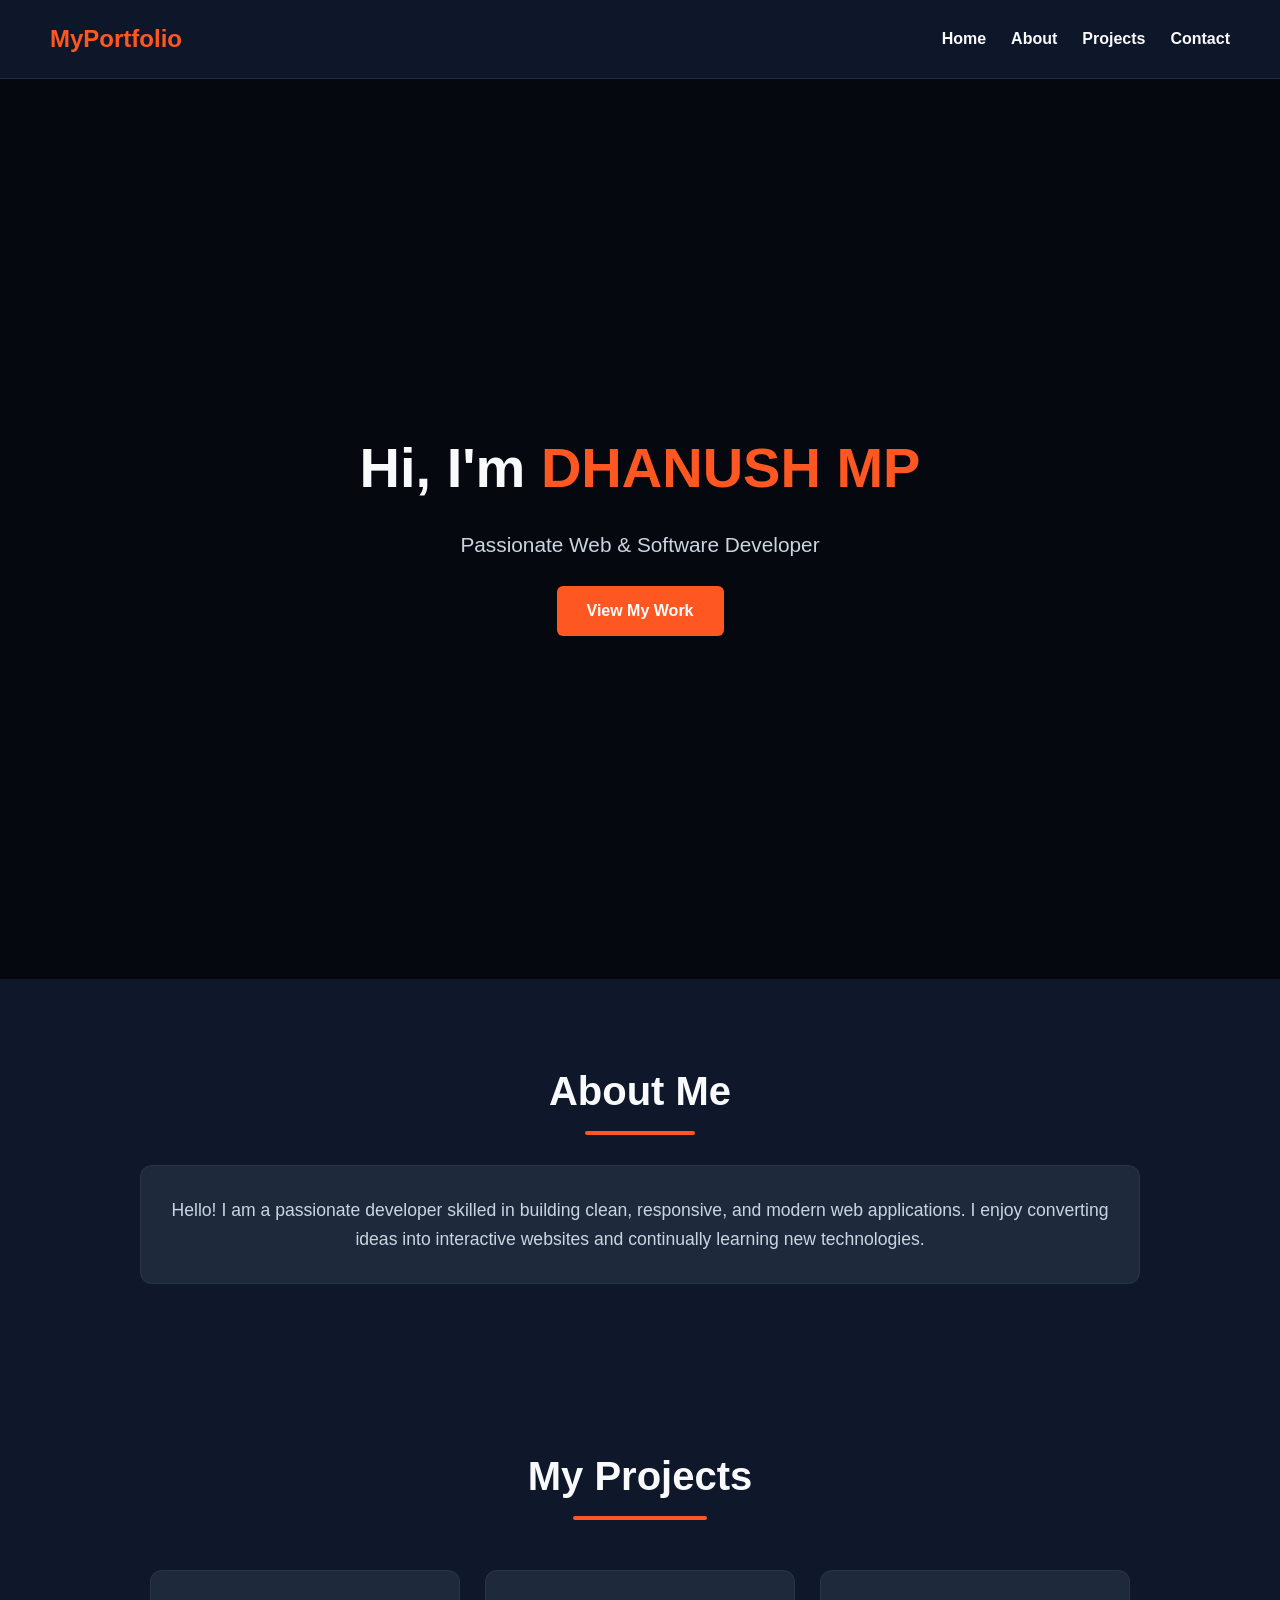
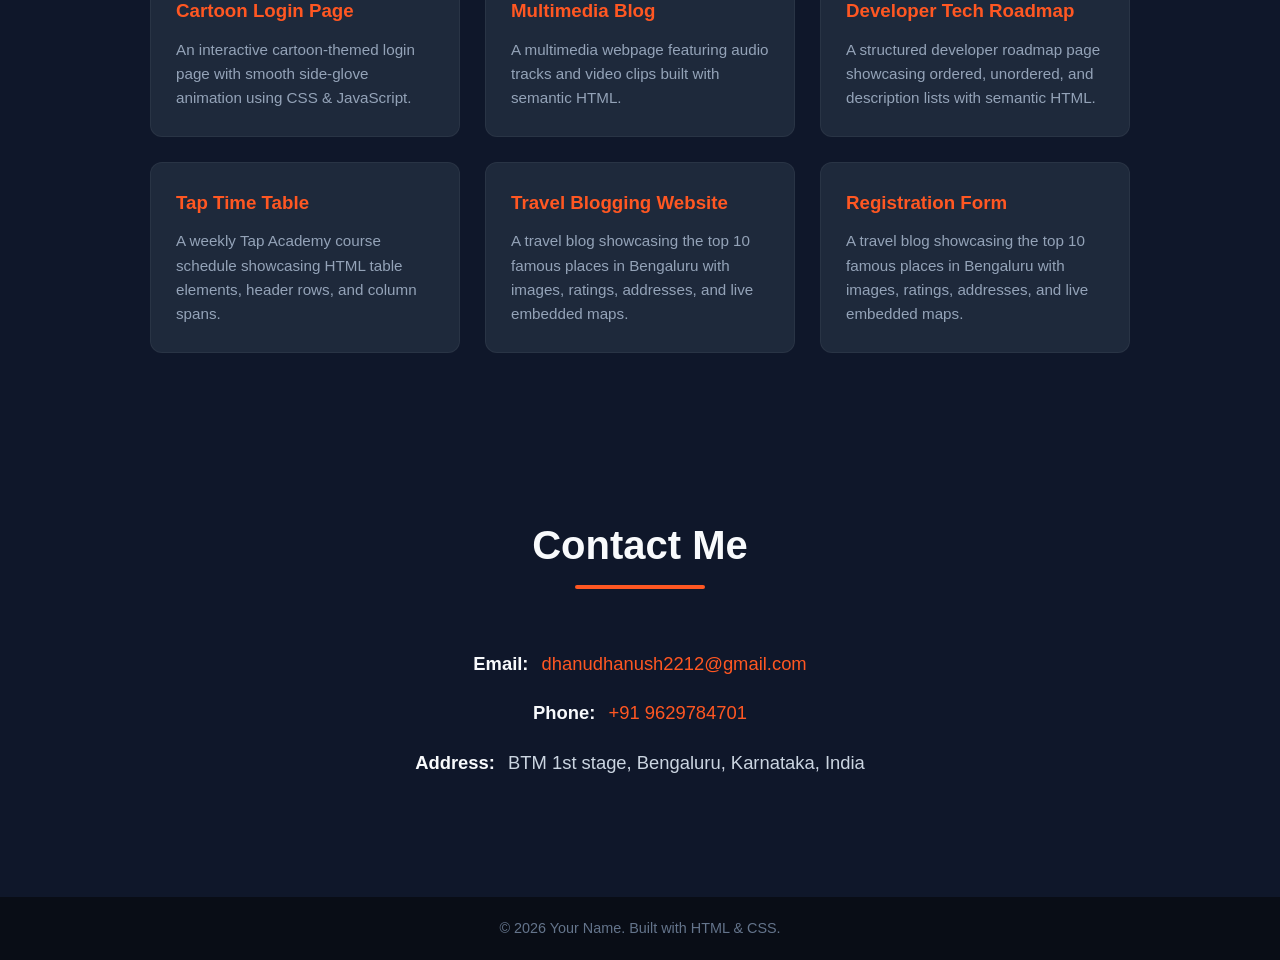
<file: index.html>
<!DOCTYPE html>
<html lang="en">
  <head>
    <meta charset="UTF-8" />
    <meta name="viewport" content="width=device-width, initial-scale=1.0" />
    <title>My Portfolio</title>
    <link rel="icon" href="./statistic.png" />
    <link rel="stylesheet" href="./style.css" />
  </head>
  <body>
    <!-- Navigation Bar -->
    <nav>
      <div class="logo">MyPortfolio</div>
      <ul class="nav-links">
        <li><a href="#home">Home</a></li>
        <li><a href="#about">About</a></li>
        <li><a href="#projects">Projects</a></li>
        <li><a href="#contact">Contact</a></li>
      </ul>
    </nav>

    <!-- Home Section with Video Background -->
    <header id="home">
      <!-- Local Video Tag -->
      <video autoplay muted loop playsinline class="hero-video">
        <!-- Inga bg-video.mp4 nu irukurdhu badhila unga local video file name-a podunga -->
        <source src="./amimation.mp4" type="video/mp4" />
        Your browser does not support the video tag.
      </video>

      <!-- Dark Overlay (Text Clear-a theriya) -->
      <div class="hero-overlay"></div>

      <!-- Hero Content -->
      <div class="hero-content">
        <h1>Hi, I'm <span class="highlight">DHANUSH MP</span></h1>
        <p>Passionate Web & Software Developer</p>
        <a href="#projects" class="btn">View My Work</a>
      </div>
    </header>

    <!-- About Section -->
    <section id="about">
      <h2>About Me</h2>
      <div class="about-container">
        <p>
          Hello! I am a passionate developer skilled in building clean,
          responsive, and modern web applications. I enjoy converting ideas into
          interactive websites and continually learning new technologies.
        </p>
      </div>
    </section>

    <!-- Projects Section -->
    <section id="projects">
      <h2>My Projects</h2>
      <div class="project-grid">
        <a href="./project1/project1.html">
          <div class="card">
            <h3>Cartoon Login Page</h3>
            <p>
              An interactive cartoon-themed login page with smooth side-glove
              animation using CSS & JavaScript.
            </p>
          </div>
        </a>
        <a href="./multimediablog/blog.html">
          <div class="card">
            <h3>Multimedia Blog</h3>
            <p>
              A multimedia webpage featuring audio tracks and video clips built
              with semantic HTML.
            </p>
          </div>
        </a>
        <a href="./list_project/roadmap.html">
          <div class="card">
            <h3>Developer Tech Roadmap</h3>
            <p>
              A structured developer roadmap page showcasing ordered, unordered,
              and description lists with semantic HTML.
            </p>
          </div>
        </a>
        <a href="./table_project/timetable.html">
          <div class="card">
            <h3>Tap Time Table</h3>
            <p>
              A weekly Tap Academy course schedule showcasing HTML table
              elements, header rows, and column spans.
            </p>
          </div>
        </a>
        <a href="./travel_website/travel.html">
          <div class="card">
            <h3>Travel Blogging Website</h3>
            <p>
              A travel blog showcasing the top 10 famous places in Bengaluru
              with images, ratings, addresses, and live embedded maps.
            </p>
          </div>
        </a>
        <a href="./registration_form/registration page.html">
          <div class="card">
            <h3>Registration Form</h3>
            <p>
              A travel blog showcasing the top 10 famous places in Bengaluru
              with images, ratings, addresses, and live embedded maps.
            </p>
          </div>
        </a>
      </div>
    </section>

    <!-- Contact Section with Semantic HTML Tags -->
    <section id="contact">
      <h2>Contact Me</h2>

      <!-- <address> tag is the proper semantic tag for contact information -->
      <address class="contact-details">
        <!-- Email Link -->
        <div class="contact-item">
          <strong>Email:</strong>
          <a href="mailto:dhanudhanush2212@gmail.com"
            >dhanudhanush2212@gmail.com</a
          >
        </div>

        <!-- Phone Link -->
        <div class="contact-item">
          <strong>Phone:</strong>
          <a href="tel:9629784701">+91 9629784701</a>
        </div>

        <!-- Location / Address -->
        <div class="contact-item">
          <strong>Address:</strong>
          <p>BTM 1st stage, Bengaluru, Karnataka, India</p>
        </div>
      </address>
    </section>

    <!-- Footer -->
    <footer>
      <p>© 2026 Your Name. Built with HTML & CSS.</p>
    </footer>
  </body>
</html>
</file>
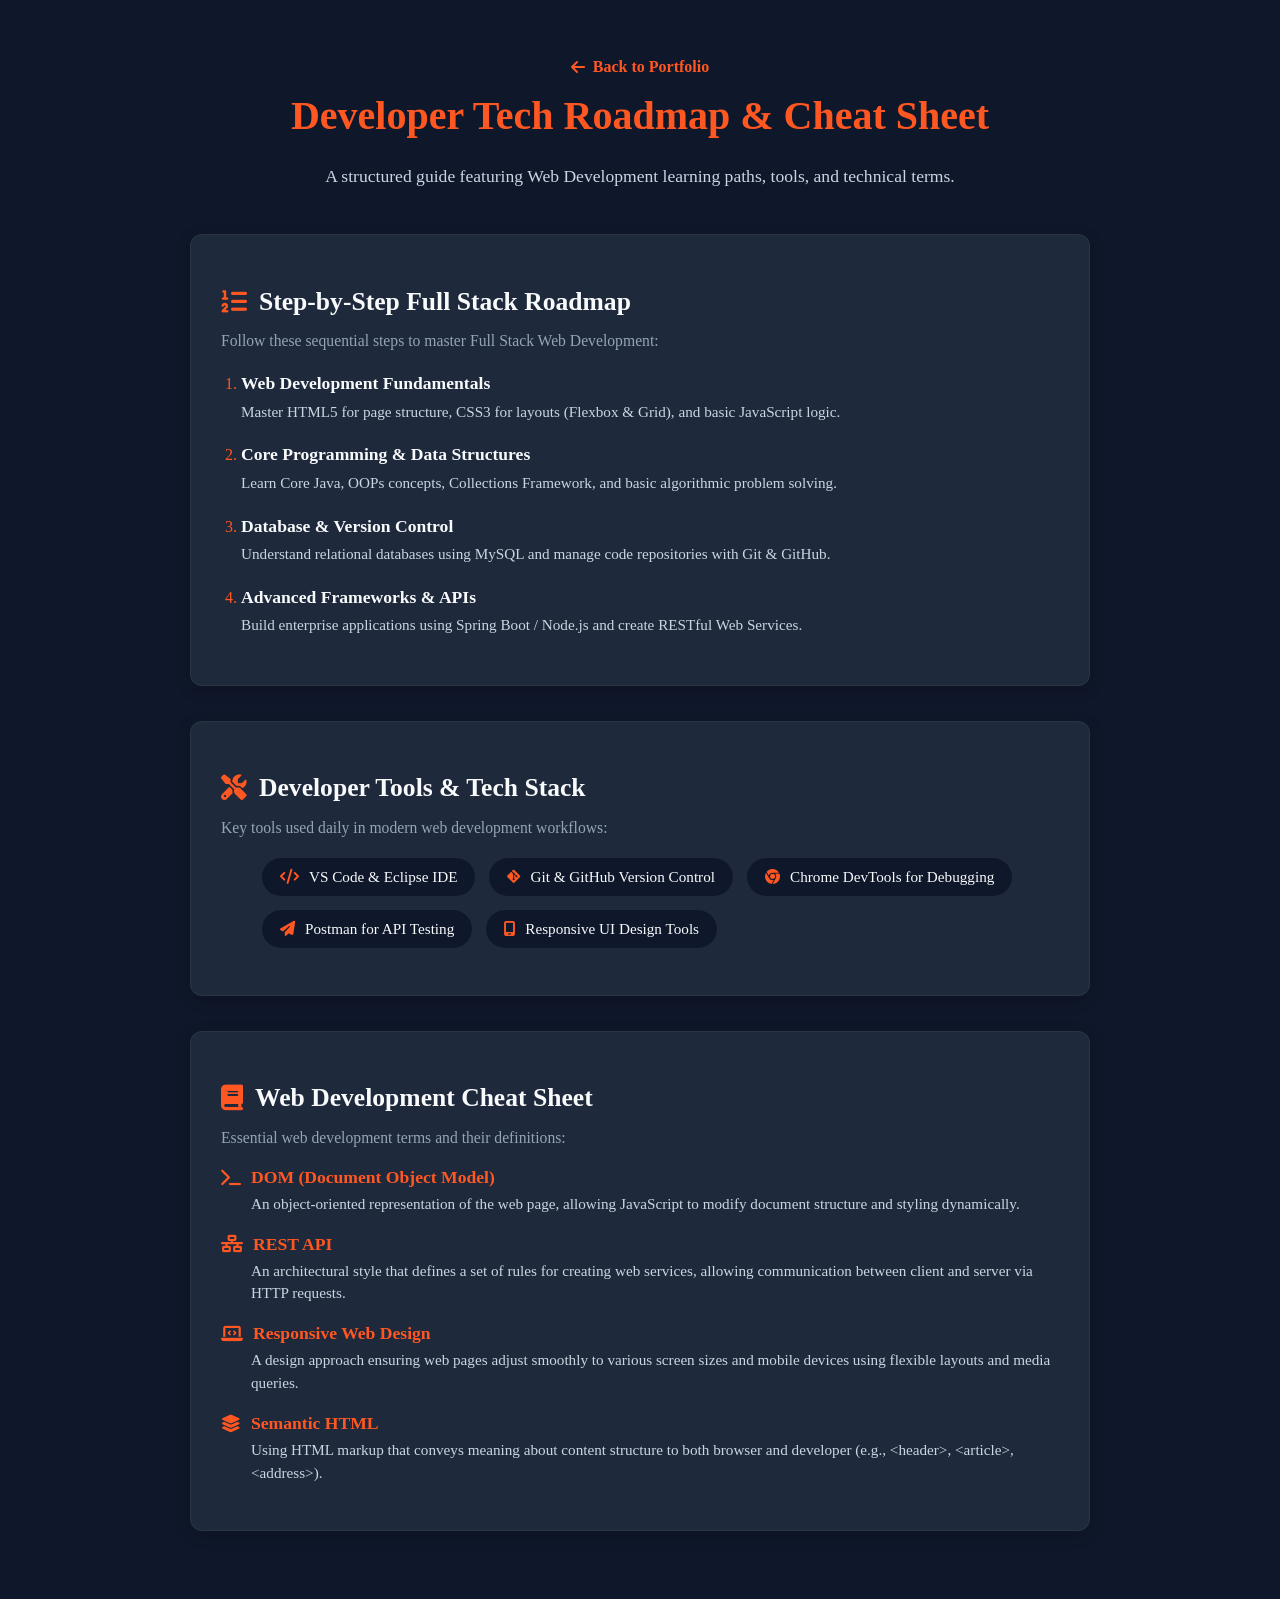
<file: list_project/roadmap.html>
<!DOCTYPE html>
<html lang="en">
  <head>
    <meta charset="UTF-8" />
    <meta name="viewport" content="width=device-width, initial-scale=1.0" />
    <title>Developer Tech Roadmap & Cheat Sheet</title>
    <link rel="stylesheet" href="./style.css" />
    <!-- Font Awesome Icons Link -->
    <link
      rel="stylesheet"
      href="https://cdnjs.cloudflare.com/ajax/libs/font-awesome/6.5.1/css/all.min.css"
    />
    <link rel="icon" href="./roadmap.png" />
  </head>
  <body>
    <!-- Header Section -->
    <header class="roadmap-header">
      <a href="../index.html" class="back-link"
        ><i class="fa-solid fa-arrow-left"></i> Back to Portfolio</a
      >
      <h1>Developer Tech Roadmap & Cheat Sheet</h1>
      <p>
        A structured guide featuring Web Development learning paths, tools, and
        technical terms.
      </p>
    </header>

    <main class="roadmap-container">
      <!-- 1. ORDERED LIST (<ol>) - Step-by-Step Roadmap -->
      <section class="roadmap-card">
        <h2>
          <i class="fa-solid fa-list-ol"></i> Step-by-Step Full Stack Roadmap
        </h2>
        <p class="section-desc">
          Follow these sequential steps to master Full Stack Web Development:
        </p>

        <ol class="roadmap-list">
          <li>
            <strong>Web Development Fundamentals</strong>
            <p>
              Master HTML5 for page structure, CSS3 for layouts (Flexbox &
              Grid), and basic JavaScript logic.
            </p>
          </li>
          <li>
            <strong>Core Programming & Data Structures</strong>
            <p>
              Learn Core Java, OOPs concepts, Collections Framework, and basic
              algorithmic problem solving.
            </p>
          </li>
          <li>
            <strong>Database & Version Control</strong>
            <p>
              Understand relational databases using MySQL and manage code
              repositories with Git & GitHub.
            </p>
          </li>
          <li>
            <strong>Advanced Frameworks & APIs</strong>
            <p>
              Build enterprise applications using Spring Boot / Node.js and
              create RESTful Web Services.
            </p>
          </li>
        </ol>
      </section>

      <!-- 2. UNORDERED LIST (<ul>) - Tools & Technologies -->
      <section class="roadmap-card">
        <h2>
          <i class="fa-solid fa-screwdriver-wrench"></i> Developer Tools & Tech
          Stack
        </h2>
        <p class="section-desc">
          Key tools used daily in modern web development workflows:
        </p>

        <ul class="tools-list">
          <li><i class="fa-solid fa-code"></i> VS Code & Eclipse IDE</li>
          <li>
            <i class="fa-brands fa-git-alt"></i> Git & GitHub Version Control
          </li>
          <li>
            <i class="fa-brands fa-chrome"></i> Chrome DevTools for Debugging
          </li>
          <li>
            <i class="fa-solid fa-paper-plane"></i> Postman for API Testing
          </li>
          <li>
            <i class="fa-solid fa-mobile-screen"></i> Responsive UI Design Tools
          </li>
        </ul>
      </section>

      <!-- 3. DESCRIPTION LIST (<dl>) - Technical Terms Cheat Sheet -->
      <section class="roadmap-card">
        <h2><i class="fa-solid fa-book"></i> Web Development Cheat Sheet</h2>
        <p class="section-desc">
          Essential web development terms and their definitions:
        </p>

        <dl class="cheat-sheet-list">
          <dt>
            <i class="fa-solid fa-terminal"></i> DOM (Document Object Model)
          </dt>
          <dd>
            An object-oriented representation of the web page, allowing
            JavaScript to modify document structure and styling dynamically.
          </dd>

          <dt><i class="fa-solid fa-network-wired"></i> REST API</dt>
          <dd>
            An architectural style that defines a set of rules for creating web
            services, allowing communication between client and server via HTTP
            requests.
          </dd>

          <dt><i class="fa-solid fa-laptop-code"></i> Responsive Web Design</dt>
          <dd>
            A design approach ensuring web pages adjust smoothly to various
            screen sizes and mobile devices using flexible layouts and media
            queries.
          </dd>

          <dt><i class="fa-solid fa-layer-group"></i> Semantic HTML</dt>
          <dd>
            Using HTML markup that conveys meaning about content structure to
            both browser and developer (e.g., &lt;header&gt;, &lt;article&gt;,
            &lt;address&gt;).
          </dd>
        </dl>
      </section>
    </main>
  </body>
</html>
</file>
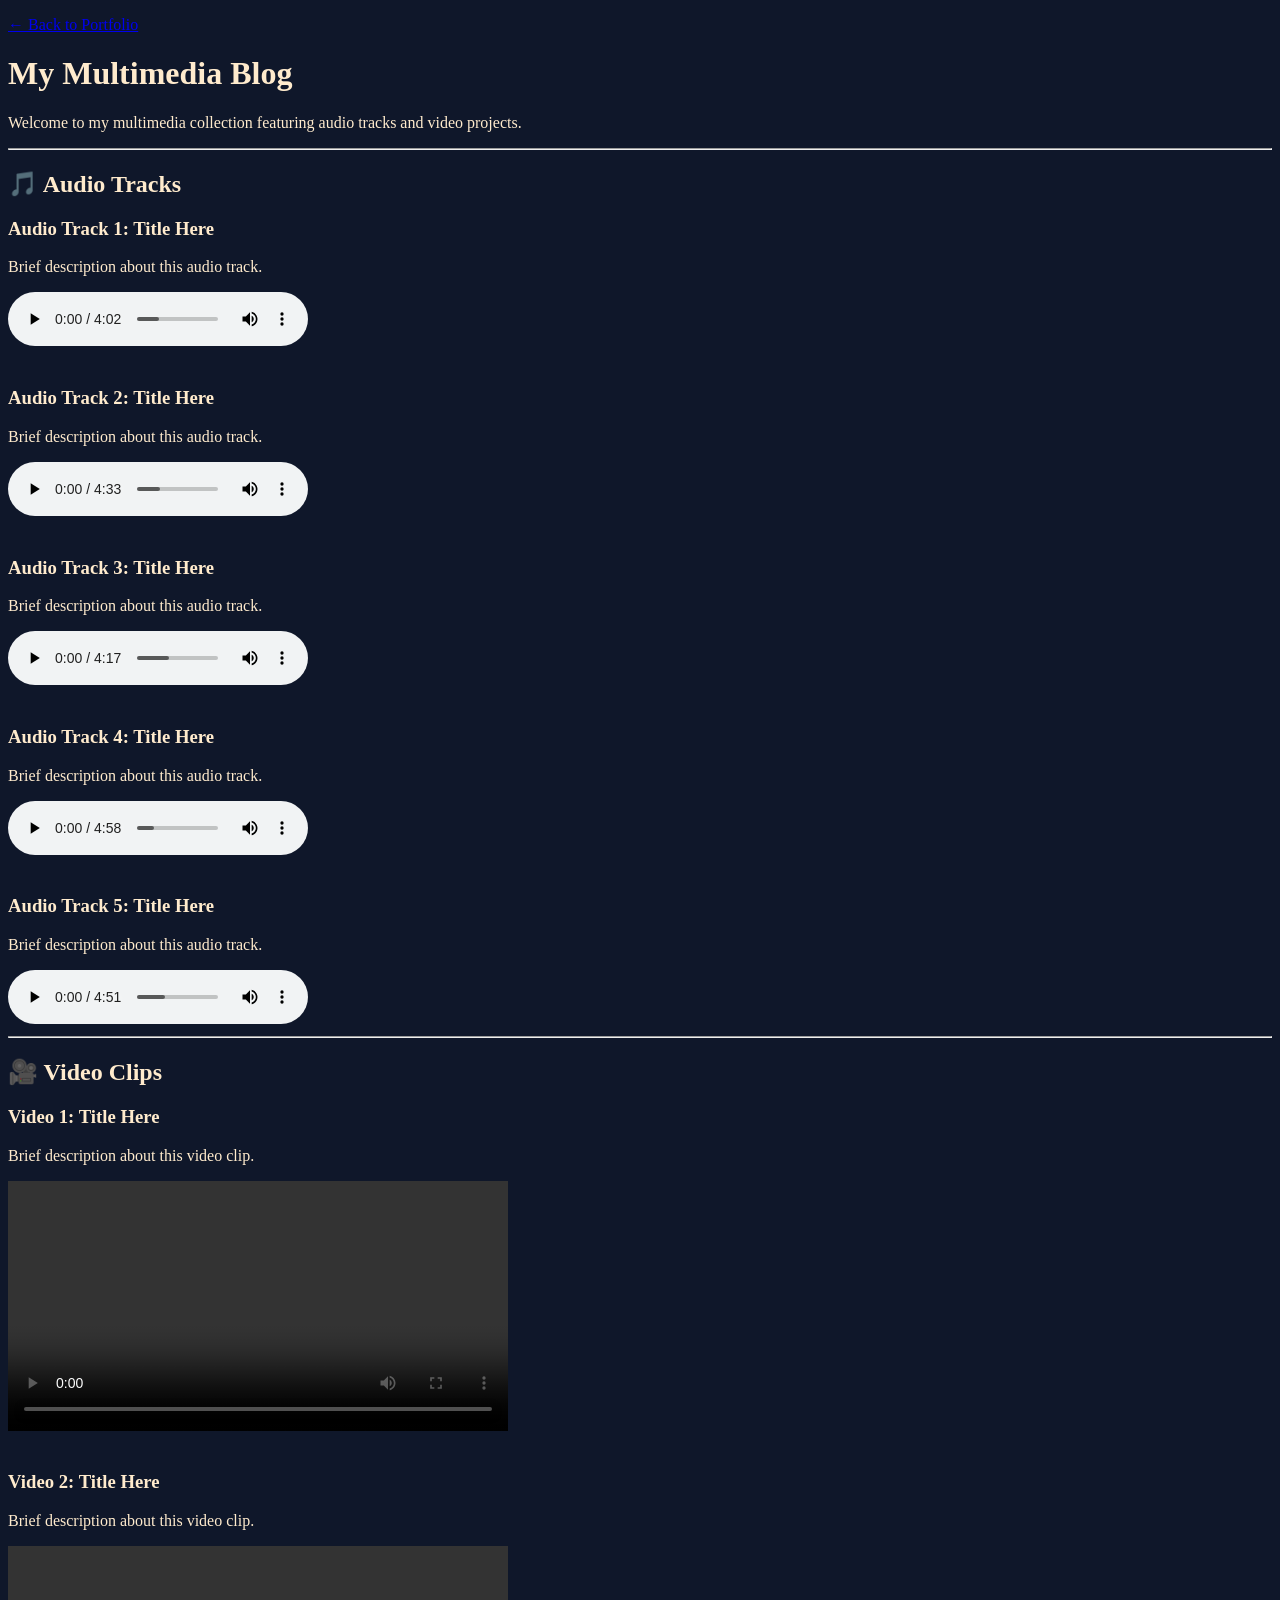
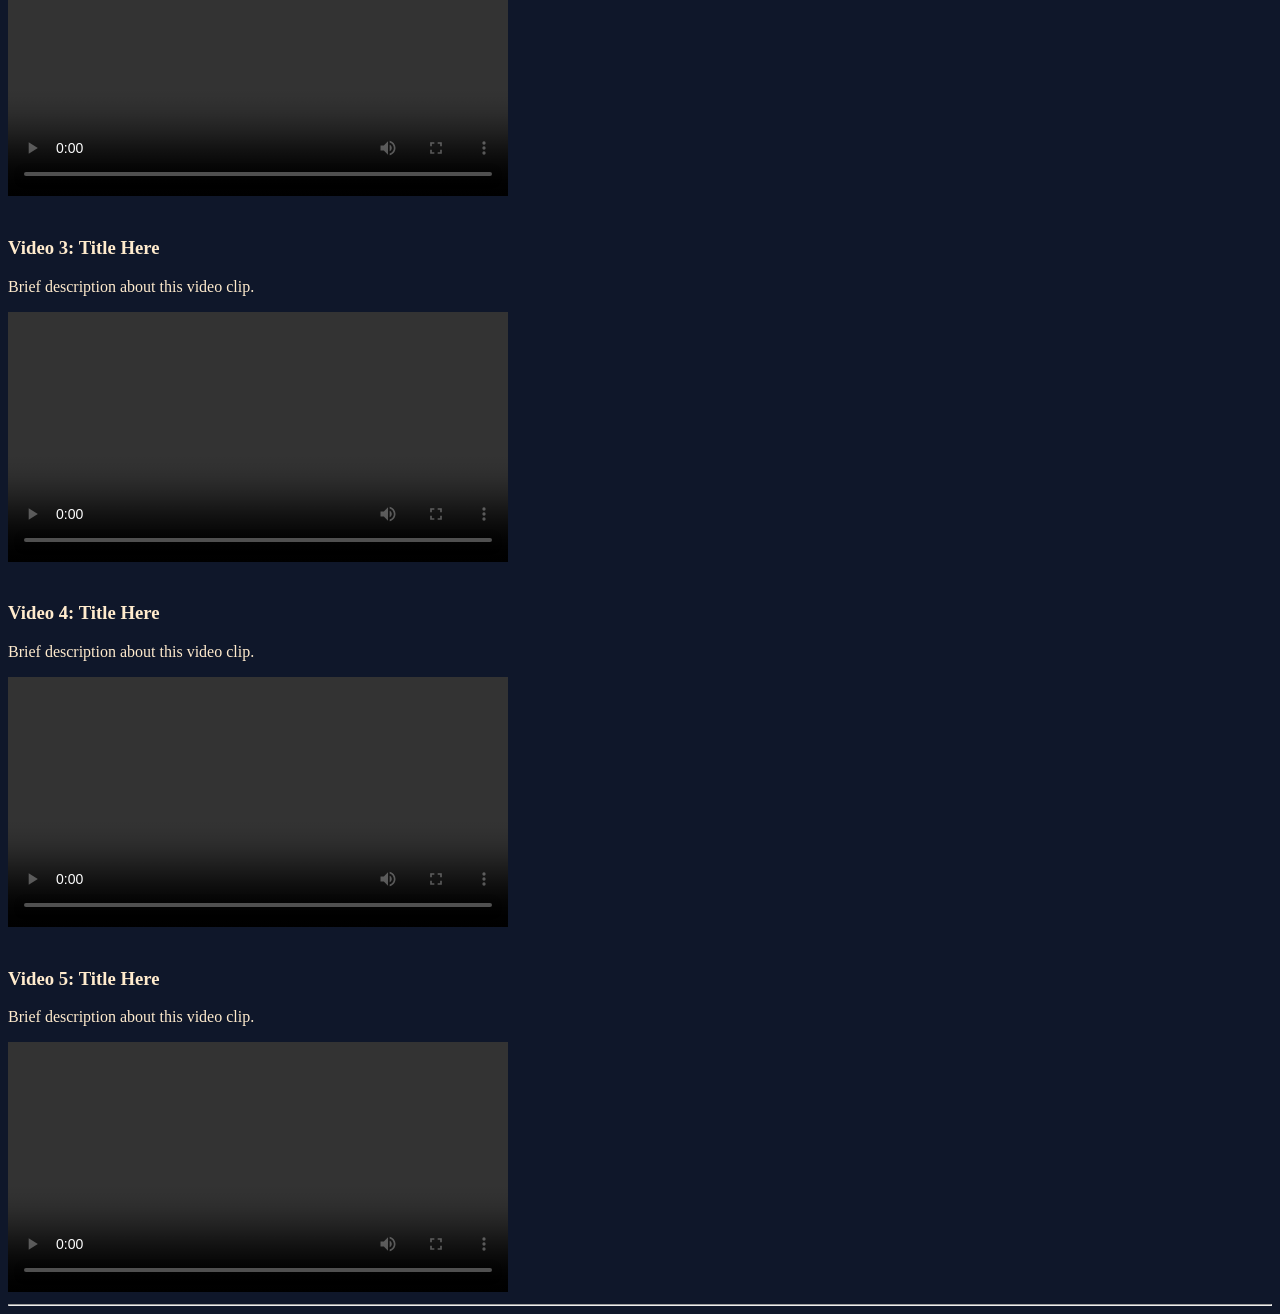
<file: multimediablog/blog.html>
<!DOCTYPE html>
<html lang="en">
  <head>
    <meta charset="UTF-8" />
    <meta name="viewport" content="width=device-width, initial-scale=1.0" />
    <title>Multimedia Blog</title>
    <link rel="icon" href="./play.png" />
    <style>
      body {
        background-color: #0f172a;
        color: blanchedalmond;
      }
    </style>
  </head>
  <body>
    <!-- Back to Main Portfolio -->
    <header>
      <p><a href="../index.html">&larr; Back to Portfolio</a></p>
      <h1>My Multimedia Blog</h1>
      <p>
        Welcome to my multimedia collection featuring audio tracks and video
        projects.
      </p>
    </header>

    <hr />

    <main>
      <!-- AUDIO SECTION -->
      <section id="audio-section">
        <h2>🎵 Audio Tracks</h2>

        <!-- Audio 1 -->
        <article>
          <h3>Audio Track 1: Title Here</h3>
          <p>Brief description about this audio track.</p>
          <audio controls>
            <source
              src="./audio1.mp3"
              type="audio/mpeg"
            />
            Your browser does not support the audio element.
          </audio>
        </article>
        <br />

        <!-- Audio 2 -->
        <article>
          <h3>Audio Track 2: Title Here</h3>
          <p>Brief description about this audio track.</p>
          <audio controls>
            <source src="./audio2.mp3" type="audio/mpeg" />
            Your browser does not support the audio element.
          </audio>
        </article>
        <br />

        <!-- Audio 3 -->
        <article>
          <h3>Audio Track 3: Title Here</h3>
          <p>Brief description about this audio track.</p>
          <audio controls>
            <source
              src="./audio3.mp3"
              type="audio/mpeg"
            />
            Your browser does not support the audio element.
          </audio>
        </article>
        <br />

        <!-- Audio 4 -->
        <article>
          <h3>Audio Track 4: Title Here</h3>
          <p>Brief description about this audio track.</p>
          <audio controls>
            <source
              src="./audio4.mp3"
              type="audio/mpeg"
            />
            Your browser does not support the audio element.
          </audio>
        </article>
        <br />

        <!-- Audio 5 -->
        <article>
          <h3>Audio Track 5: Title Here</h3>
          <p>Brief description about this audio track.</p>
          <audio controls>
            <source
              src="./audio5.mp3"
              type="audio/mpeg"
            />
            Your browser does not support the audio element.
          </audio>
        </article>
      </section>

      <hr />

      <!-- VIDEO SECTION -->
      <section id="video-section">
        <h2>🎥 Video Clips</h2>

        <!-- Video 1 -->
        <article>
          <h3>Video 1: Title Here</h3>
          <p>Brief description about this video clip.</p>
          <video controls width="500">
            <source
              src="./video1.mp4"
              type="video/mp4"
            />
            Your browser does not support the video element.
          </video>
        </article>
        <br />

        <!-- Video 2 -->
        <article>
          <h3>Video 2: Title Here</h3>
          <p>Brief description about this video clip.</p>
          <video controls width="500">
            <source
              src="./video2.mp4"
              type="video/mp4"
            />
            Your browser does not support the video element.
          </video>
        </article>
        <br />

        <!-- Video 3 -->
        <article>
          <h3>Video 3: Title Here</h3>
          <p>Brief description about this video clip.</p>
          <video controls width="500">
            <source
              src="./video3.mp4"
              type="video/mp4"
            />
            Your browser does not support the video element.
          </video>
        </article>
        <br />

        <!-- Video 4 -->
        <article>
          <h3>Video 4: Title Here</h3>
          <p>Brief description about this video clip.</p>
          <video controls width="500">
            <source
              src="./video4.mp4"
              type="video/mp4"
            />
            Your browser does not support the video element.
          </video>
        </article>
        <br />

        <!-- Video 5 -->
        <article>
          <h3>Video 5: Title Here</h3>
          <p>Brief description about this video clip.</p>
          <video controls width="500">
            <source
              src="./video5.mp4"
              type="video/mp4"
            />
            Your browser does not support the video element.
          </video>
        </article>
      </section>
    </main>

    <hr />
  </body>
</html>
</file>
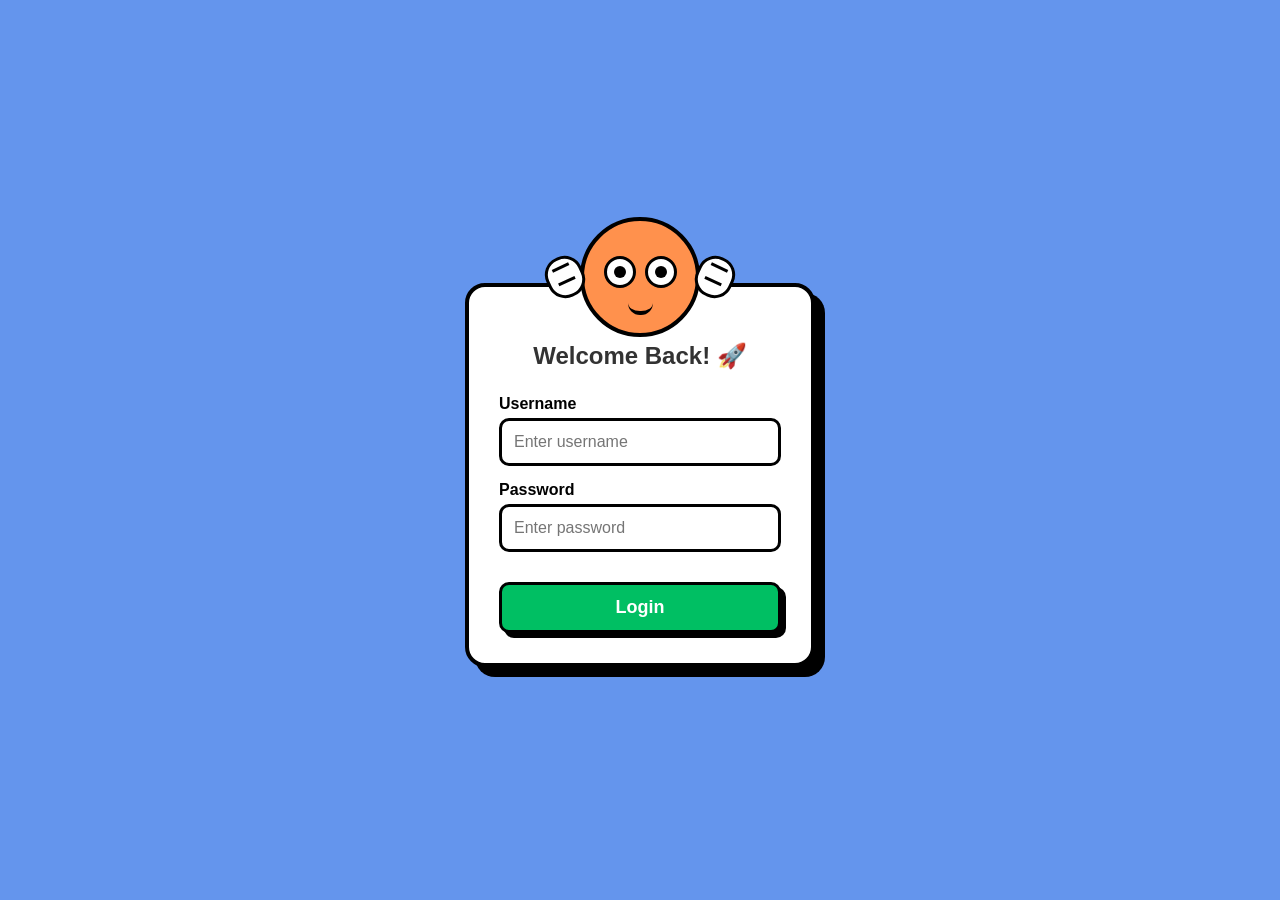
<file: project1/project1.html>
<!DOCTYPE html>
<html lang="en">
  <head>
    <meta charset="UTF-8" />
    <meta name="viewport" content="width=device-width, initial-scale=1.0" />
    <title>Cartoon Login</title>
    <link rel="stylesheet" href="./style.css" />
    <link rel="icon" href="./unlocked.png" />
  </head>
  <body>
    <div class="login-container">
      <!-- Cartoon Face -->
      <div class="cartoon-character">
        <div class="eyes">
          <div class="eye"><div class="pupil"></div></div>
          <div class="eye"><div class="pupil"></div></div>
        </div>
        <div class="mouth"></div>
        <!-- Hands to cover eyes -->
        <!-- Real Cartoon Hands -->
        <div class="hand left-hand" id="leftHand"></div>
        <div class="hand right-hand" id="rightHand"></div>
      </div>

      <form id="loginForm">
        <h2>Welcome Back! 🚀</h2>
        <div class="input-group">
          <label for="username">Username</label>
          <input
            type="text"
            id="username"
            placeholder="Enter username"
            autocomplete="off"
          />
        </div>
        <div class="input-group">
          <label for="password">Password</label>
          <input type="password" id="password" placeholder="Enter password" />
        </div>
        <button type="submit" class="login-btn">Login</button>
      </form>
    </div>

    <script src="./script.js"></script>
  </body>
</html>
</file>
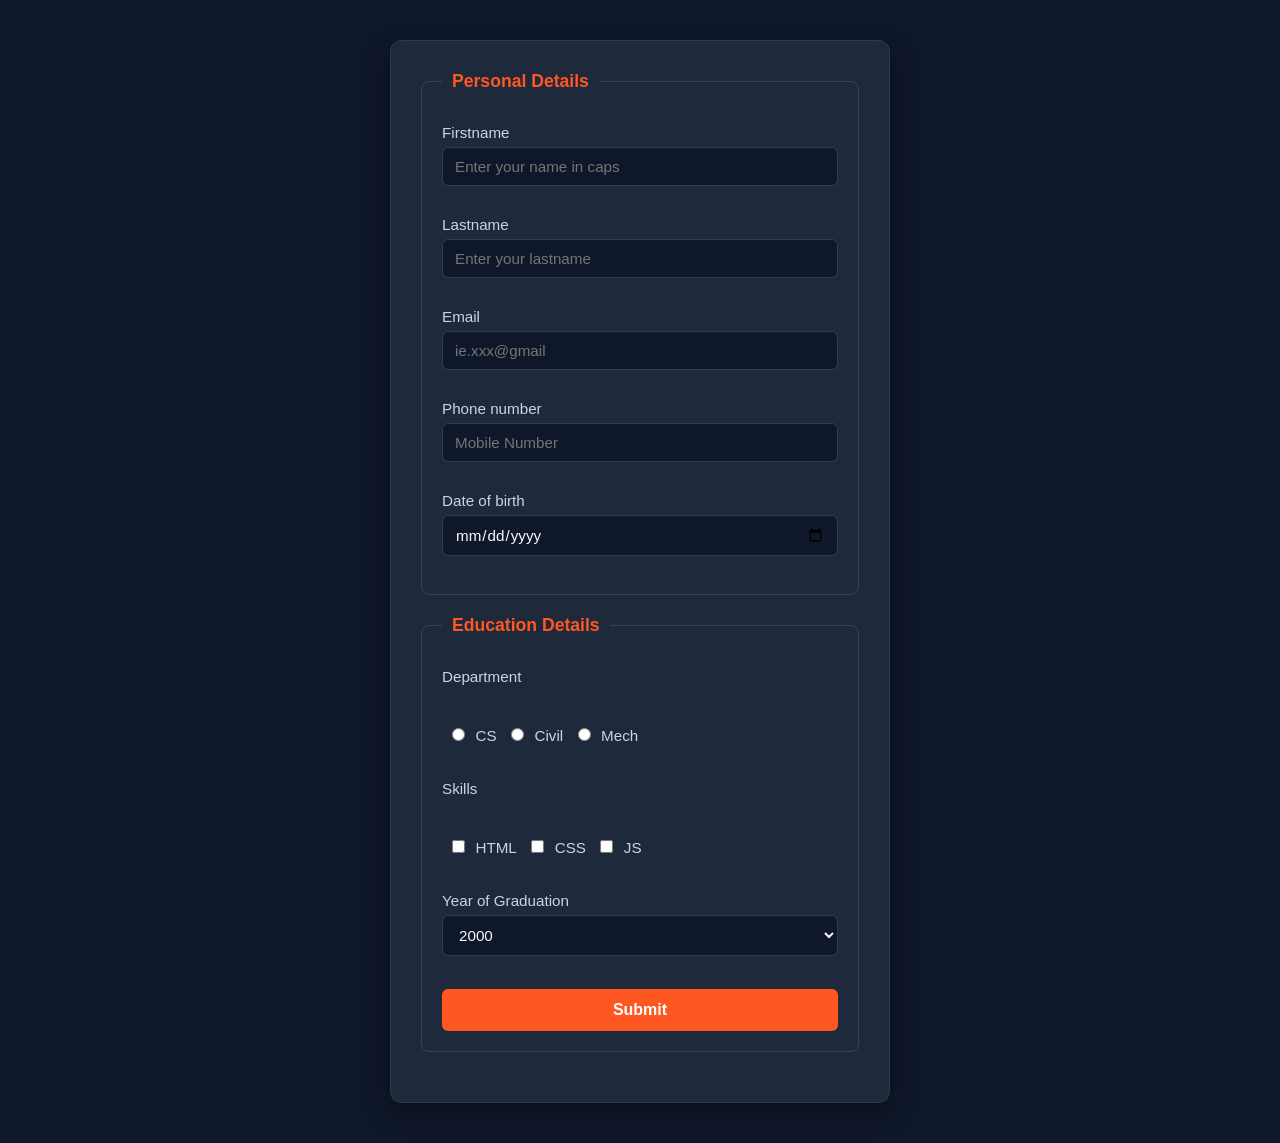
<file: Registration Form/registration page.html>
<!DOCTYPE html>
<html lang="en">
  <head>
    <meta charset="UTF-8" />
    <meta name="viewport" content="width=device-width, initial-scale=1.0" />
    <title>Registration page.html</title>
    <link rel="stylesheet" href="/Registration Form/style.css" />
  </head>
  <body>
    <form action="img3.png">
      <fieldset>
        <legend>Personal Details</legend>
        <label for="Firstname">Firstname</label>
        <input
          type="text"
          required
          placeholder="Enter your name in caps"
          id="Firstname"
          pattern="[a-zA-Z],{3,10}"
        /><br /><br />
        <label for="lname">Lastname</label>
        <input
          type="text"
          placeholder="Enter your lastname"
          id="lname"
        /><br /><br />
        <label for="Firstname">Email</label>
        <input
          type="email"
          placeholder="ie.xxx@gmail"
          id="Firstname"
        /><br /><br />
        <label for="ph">Phone number</label>
        <input
          type="tel"
          id="ph"
          placeholder="Mobile Number"
          pattern="[6-9][0-9]{9}"
        /><br /><br />
        <label for="dob">Date of birth</label>
        <input type="date" placeholder="ie.xxx@gmail" id="dob" /><br /><br />
      </fieldset>
      <fieldset>
        <legend>Education Details</legend>
        <label for="dob">Department</label><br /><br />
        <input type="radio" id="CS" name="dept" />
        <label for="CS">CS</label>
        <input type="radio" id="Civil" name="dept" />
        <label for="Civil">Civil</label>
        <input type="radio" id="Mech" name="dept" />
        <label for="Mech">Mech</label><br /><br />
        <label for="sk">Skills</label><br /><br />
        <input type="checkbox" id="html" />
        <label for="html">HTML</label>
        <input type="checkbox" id="css" />
        <label for="css">CSS</label>
        <input type="checkbox" id="js" />
        <label for="js">JS</label><br /><br />
        <label for="yog">Year of Graduation</label>
        <select name="yog" id="">
          <option value="">2000</option>
          <option value="">2001</option>
          <option value="">2002</option></select
        ><br /><br />
        <input type="submit" />
      </fieldset>
    </form>
  </body>
</html>
</file>
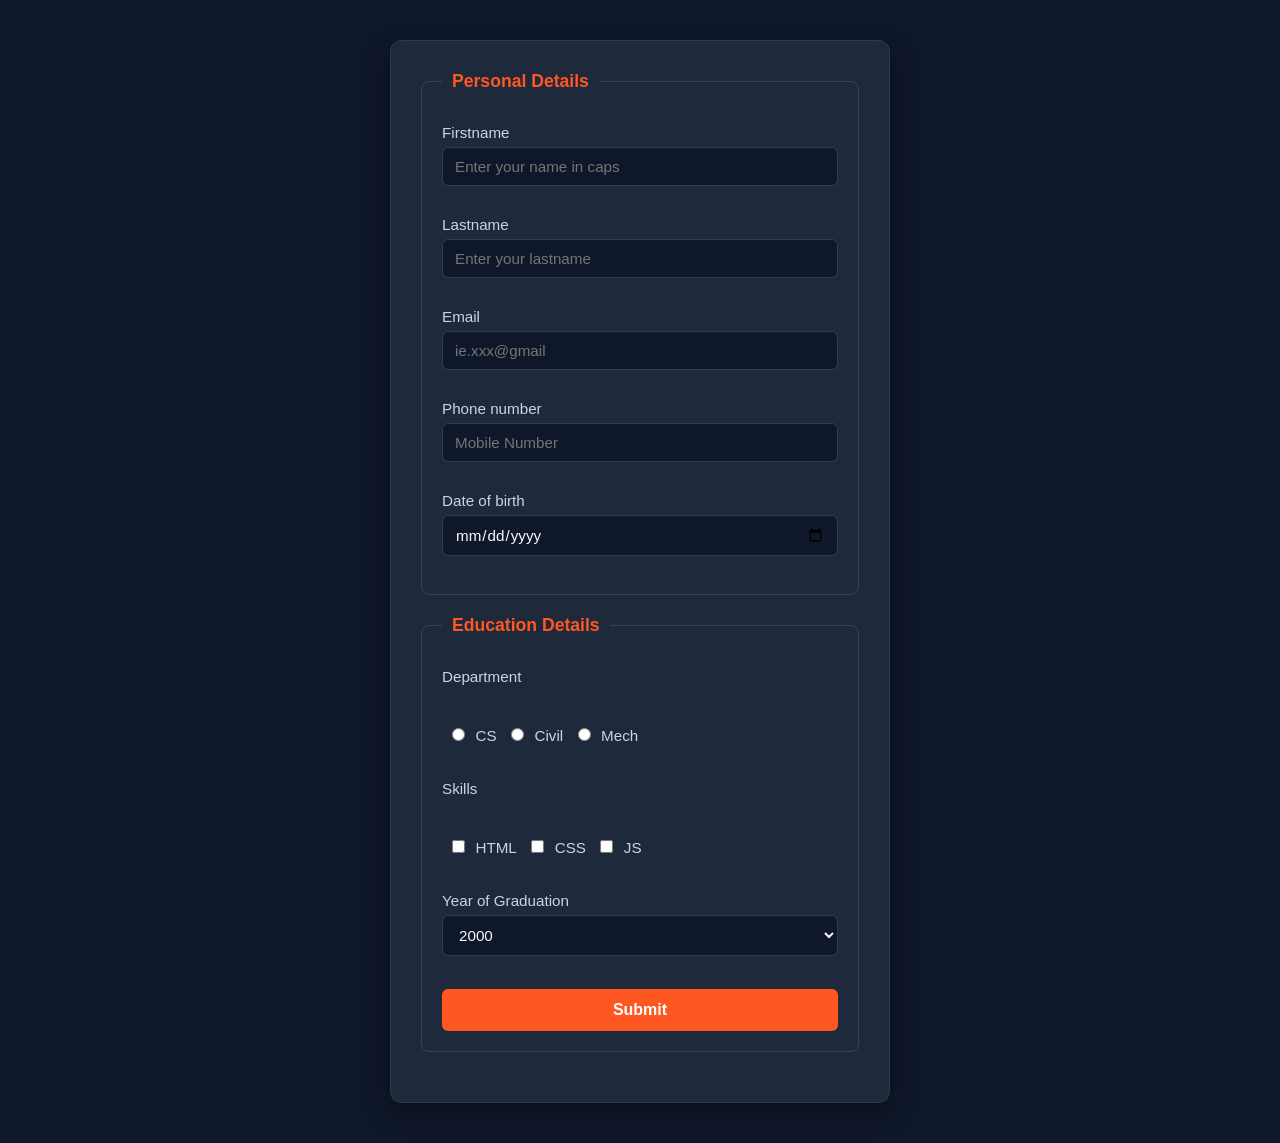
<file: registration_form/registration page.html>
<!DOCTYPE html>
<html lang="en">
  <head>
    <meta charset="UTF-8" />
    <meta name="viewport" content="width=device-width, initial-scale=1.0" />
    <title>Registration page.html</title>
    <link rel="stylesheet" href="./style.css" />
  </head>
  <body>
    <form action="../index.html">
      <fieldset>
        <legend>Personal Details</legend>
        <label for="Firstname">Firstname</label>
        <input
          type="text"
          required
          placeholder="Enter your name in caps"
          id="Firstname"
          pattern="[a-zA-Z],{3,10}"
        /><br /><br />
        <label for="lname">Lastname</label>
        <input
          type="text"
          placeholder="Enter your lastname"
          id="lname"
        /><br /><br />
        <label for="Firstname">Email</label>
        <input
          type="email"
          placeholder="ie.xxx@gmail"
          id="Firstname"
        /><br /><br />
        <label for="ph">Phone number</label>
        <input
          type="tel"
          id="ph"
          placeholder="Mobile Number"
          pattern="[6-9][0-9]{9}"
        /><br /><br />
        <label for="dob">Date of birth</label>
        <input type="date" placeholder="ie.xxx@gmail" id="dob" /><br /><br />
      </fieldset>
      <fieldset>
        <legend>Education Details</legend>
        <label for="dob">Department</label><br /><br />
        <input type="radio" id="CS" name="dept" />
        <label for="CS">CS</label>
        <input type="radio" id="Civil" name="dept" />
        <label for="Civil">Civil</label>
        <input type="radio" id="Mech" name="dept" />
        <label for="Mech">Mech</label><br /><br />
        <label for="sk">Skills</label><br /><br />
        <input type="checkbox" id="html" />
        <label for="html">HTML</label>
        <input type="checkbox" id="css" />
        <label for="css">CSS</label>
        <input type="checkbox" id="js" />
        <label for="js">JS</label><br /><br />
        <label for="yog">Year of Graduation</label>
        <select name="yog" id="">
          <option value="">2000</option>
          <option value="">2001</option>
          <option value="">2002</option></select
        ><br /><br />
        <input type="submit" />
      </fieldset>
    </form>
  </body>
</html>
</file>
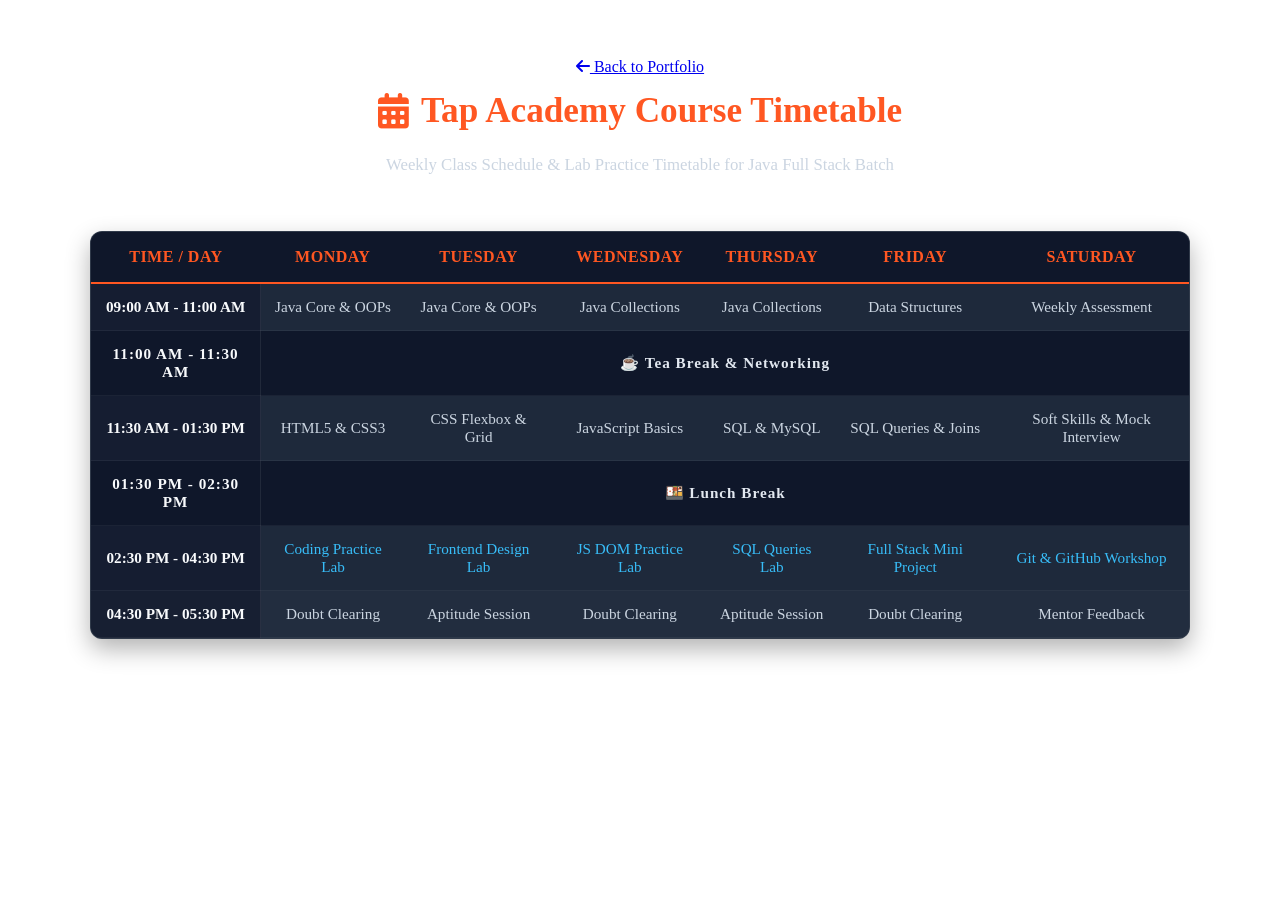
<file: Table_project/timetable.html>
<!DOCTYPE html>
<html lang="en">
  <head>
    <meta charset="UTF-8" />
    <meta name="viewport" content="width=device-width, initial-scale=1.0" />
    <title>Tap Academy Course Timetable</title>
    <link rel="stylesheet" href="./style.css" />
    <!-- Font Awesome Icons -->
    <link
      rel="stylesheet"
      href="https://cdnjs.cloudflare.com/ajax/libs/font-awesome/6.5.1/css/all.min.css"
    />
    <link rel="icon" href="./project-plan.png" />
  </head>
  <body>
    <!-- Header Section -->
    <header class="table-header">
      <a href="../index.html" class="back-link"
        ><i class="fa-solid fa-arrow-left"></i> Back to Portfolio</a
      >
      <h1>
        <i class="fa-solid fa-calendar-days"></i> Tap Academy Course Timetable
      </h1>
      <p>
        Weekly Class Schedule & Lab Practice Timetable for Java Full Stack Batch
      </p>
    </header>

    <main class="table-container">
      <div class="table-wrapper">
        <table>
          <thead>
            <tr>
              <th>Time / Day</th>
              <th>Monday</th>
              <th>Tuesday</th>
              <th>Wednesday</th>
              <th>Thursday</th>
              <th>Friday</th>
              <th>Saturday</th>
            </tr>
          </thead>
          <tbody>
            <!-- Slot 1 -->
            <tr>
              <td class="time-slot">09:00 AM - 11:00 AM</td>
              <td>Java Core & OOPs</td>
              <td>Java Core & OOPs</td>
              <td>Java Collections</td>
              <td>Java Collections</td>
              <td>Data Structures</td>
              <td>Weekly Assessment</td>
            </tr>

            <!-- Break 1 -->
            <tr class="break-row">
              <td class="time-slot">11:00 AM - 11:30 AM</td>
              <td colspan="6">☕ Tea Break & Networking</td>
            </tr>

            <!-- Slot 2 -->
            <tr>
              <td class="time-slot">11:30 AM - 01:30 PM</td>
              <td>HTML5 & CSS3</td>
              <td>CSS Flexbox & Grid</td>
              <td>JavaScript Basics</td>
              <td>SQL & MySQL</td>
              <td>SQL Queries & Joins</td>
              <td>Soft Skills & Mock Interview</td>
            </tr>

            <!-- Break 2 -->
            <tr class="break-row">
              <td class="time-slot">01:30 PM - 02:30 PM</td>
              <td colspan="6">🍱 Lunch Break</td>
            </tr>

            <!-- Slot 3 -->
            <tr>
              <td class="time-slot">02:30 PM - 04:30 PM</td>
              <td class="lab-slot">Coding Practice Lab</td>
              <td class="lab-slot">Frontend Design Lab</td>
              <td class="lab-slot">JS DOM Practice Lab</td>
              <td class="lab-slot">SQL Queries Lab</td>
              <td class="lab-slot">Full Stack Mini Project</td>
              <td class="lab-slot">Git & GitHub Workshop</td>
            </tr>

            <!-- Slot 4 -->
            <tr>
              <td class="time-slot">04:30 PM - 05:30 PM</td>
              <td>Doubt Clearing</td>
              <td>Aptitude Session</td>
              <td>Doubt Clearing</td>
              <td>Aptitude Session</td>
              <td>Doubt Clearing</td>
              <td>Mentor Feedback</td>
            </tr>
          </tbody>
        </table>
      </div>
    </main>
  </body>
</html>
</file>
<file: style.css>
/* ==========================================
   1. GLOBAL RESET & BASE STYLES
   ========================================== */
* {
  margin: 0;
  padding: 0;
  box-sizing: border-box;
  font-family: "Segoe UI", Tahoma, Geneva, Verdana, sans-serif;
  scroll-behavior: smooth; /* JS illamalye smooth scrolling */
}

body {
  background-color: #0f172a; /* Modern Dark Background */
  color: #f8fafc;
  line-height: 1.6;
}

/* ==========================================
   2. STICKY NAVIGATION BAR
   ========================================== */
nav {
  display: flex;
  justify-content: space-between;
  align-items: center;
  padding: 20px 50px;
  background-color: rgba(15, 23, 42, 0.95);
  border-bottom: 1px solid rgba(255, 255, 255, 0.1);
  position: sticky;
  top: 0;
  z-index: 100;
}

.logo {
  font-size: 1.5rem;
  font-weight: bold;
  color: #ff5722;
}

.nav-links {
  list-style: none;
  display: flex;
  gap: 25px;
}

.nav-links a {
  color: #f8fafc;
  text-decoration: none;
  font-weight: 600;
  transition: color 0.3s;
}

.nav-links a:hover {
  color: #ff5722;
}

/* ==========================================
   3. HERO SECTION WITH LOCAL VIDEO BACKGROUND
   ========================================== */
header#home {
  position: relative;
  height: 100vh;
  display: flex;
  justify-content: center;
  align-items: center;
  text-align: center;
  overflow: hidden;
}

/* Video Fit & Placement */
.hero-video {
  position: absolute;
  top: 50%;
  left: 50%;
  min-width: 100%;
  min-height: 100%;
  width: auto;
  height: auto;
  z-index: 1;
  transform: translate(-50%, -50%);
  object-fit: cover;
}

/* Dark Overlay with CSS Loop Fade Animation */
.hero-overlay {
  position: absolute;
  top: 0;
  left: 0;
  width: 100%;
  height: 100%;
  background: rgba(0, 0, 0, 0.65);
  z-index: 2;

  /* Unga video duration 10s-na '10s' nu podunga, 5s-na '5s' nu podunga */
}

/* Video restart aagumbodhu dark overlay black-a maari jerk-a maraikkum */
@keyframes smoothLoopFade {
  0% {
    opacity: 0.65;
  }
  94% {
    opacity: 0.65; /* Video play aagumbodhu normal dark opacity */
  }
  98% {
    opacity: 1; /* Video mudiya 0.2 sec munnadi full dark (jerk hide aagum) */
  }
  100% {
    opacity: 0.65; /* Loop start aana udane normal-a maaridum */
  }
}

/* Text Content */
.hero-content {
  position: relative;
  z-index: 3;
  padding: 0 20px;
}

.hero-content h1 {
  font-size: 3.5rem;
  margin-bottom: 15px;
}

.hero-content p {
  font-size: 1.3rem;
  color: #cbd5e1;
  margin-bottom: 25px;
}

.highlight {
  color: #ff5722;
}

/* Button Styling */
.btn {
  display: inline-block;
  padding: 12px 30px;
  background-color: #ff5722;
  color: white;
  text-decoration: none;
  border-radius: 6px;
  font-weight: bold;
  border: none;
  cursor: pointer;
  transition: background-color 0.3s, transform 0.2s;
}

.btn:hover {
  background-color: #e64a19;
  transform: translateY(-2px);
}

/* ==========================================
   4. GENERAL SECTIONS STYLING
   ========================================== */
section {
  padding: 80px 50px;
  max-width: 1100px;
  margin: 0 auto;
  text-align: center;
}

section h2 {
  font-size: 2.5rem;
  margin-bottom: 30px;
  color: #f8fafc;
  position: relative;
  display: inline-block;
}

section h2::after {
  content: "";
  display: block;
  width: 60%;
  height: 4px;
  background: #ff5722;
  margin: 8px auto 0;
  border-radius: 2px;
}

/* About Section */
.about-container {
  background: #1e293b;
  padding: 30px;
  border-radius: 12px;
  border: 1px solid rgba(255, 255, 255, 0.05);
  font-size: 1.1rem;
  color: #cbd5e1;
}

/* ==========================================
   5. PROJECTS CARDS GRID (CSS HOVER)
   ========================================== */
.project-grid {
  display: flex;
  justify-content: center;
  gap: 25px;
  flex-wrap: wrap;
  margin-top: 20px;
}

.card {
  background: #1e293b;
  padding: 25px;
  border-radius: 12px;
  width: 310px;
  text-align: left;
  border: 1px solid rgba(255, 255, 255, 0.05);
  transition: transform 0.3s, box-shadow 0.3s;
}

.card h3 {
  color: #ff5722;
  margin-bottom: 12px;
}

.card p {
  color: #94a3b8;
  font-size: 0.95rem;
}

.card:hover {
  transform: translateY(-8px);
  box-shadow: 0 10px 20px rgba(0, 0, 0, 0.4);
}

/* ==========================================
   6. CONTACT FORM STYLING
   ========================================== */
/* Contact Section - Clean Minimalist Style (No Boxes) */
#contact address,
.contact-details {
  font-style: normal;
  display: flex;
  flex-direction: column;
  gap: 20px;
  align-items: center;
  margin-top: 30px;
}

/* Removing Box Backgrounds & Borders */
.contact-item {
  background: transparent !important; /* Box background remove aagum */
  border: none !important; /* Outer border remove aagum */
  box-shadow: none !important; /* Shadow remove aagum */
  padding: 0 !important;
  width: auto !important;
  font-size: 1.15rem;
  color: #cbd5e1;
}

.contact-item strong {
  color: #f8fafc;
  margin-right: 8px;
}

/* Link & Text Styling */
.contact-item a {
  color: #ff5722;
  text-decoration: none;
  transition: color 0.3s;
}

.contact-item a:hover {
  color: #e64a19;
  text-decoration: underline;
}

.contact-item p {
  display: inline;
  color: #cbd5e1;
  margin: 0;
}

/* ==========================================
   7. FOOTER
   ========================================== */
footer {
  background-color: #090d16;
  color: #64748b;
  text-align: center;
  padding: 20px 0;
  margin-top: 40px;
  font-size: 0.9rem;
}
/*its me*/
a {
  text-decoration: none;
}
</file>
<file: list_project/style.css>
/* ==========================================
   ROADMAP PAGE STYLES (<ol>, <ul>, <dl>)
   ========================================== */
body {
  background-color: #0f172a;
}
.roadmap-header {
  text-align: center;
  padding: 50px 20px 30px;
  max-width: 900px;
  margin: 0 auto;
}

.roadmap-header h1 {
  font-size: 2.5rem;
  color: #ff5722;
  margin-top: 15px;
}

.roadmap-header p {
  color: #cbd5e1;
  font-size: 1.1rem;
  margin-top: 10px;
}

.back-link {
  color: #ff5722;
  text-decoration: none;
  font-weight: bold;
  display: inline-flex;
  align-items: center;
  gap: 8px;
  font-size: 1rem;
  transition: transform 0.2s;
}

.back-link:hover {
  transform: translateX(-5px);
}

.roadmap-container {
  max-width: 900px;
  margin: 0 auto;
  padding: 0 20px 60px;
  display: flex;
  flex-direction: column;
  gap: 35px;
}

.roadmap-card {
  background: #1e293b;
  padding: 30px;
  border-radius: 12px;
  border: 1px solid rgba(255, 255, 255, 0.05);
  box-shadow: 0 4px 15px rgba(0, 0, 0, 0.2);
}

.roadmap-card h2 {
  color: #f8fafc;
  font-size: 1.6rem;
  margin-bottom: 8px;
  display: flex;
  align-items: center;
  gap: 12px;
}

.roadmap-card h2 i {
  color: #ff5722;
}

.section-desc {
  color: #94a3b8;
  margin-bottom: 20px;
  font-size: 0.98rem;
}

/* 1. Ordered List Styling (<ol>) */
.roadmap-list {
  padding-left: 20px;
  color: #ff5722; /* Numbering color */
}

.roadmap-list li {
  margin-bottom: 18px;
  line-height: 1.5;
}

.roadmap-list li strong {
  color: #f8fafc;
  font-size: 1.1rem;
}

.roadmap-list li p {
  color: #cbd5e1;
  font-size: 0.95rem;
  margin-top: 4px;
}

/* 2. Unordered List Styling (<ul>) */
.tools-list {
  list-style: none;
  display: flex;
  flex-wrap: wrap;
  gap: 12px;
}

.tools-list li {
  background: #0f172a;
  color: #f8fafc;
  padding: 10px 18px;
  border-radius: 20px;
  font-size: 0.95rem;
  border: 1px solid rgba(255, 255, 255, 0.08);
  display: flex;
  align-items: center;
  gap: 10px;
}

.tools-list li i {
  color: #ff5722;
}

/* 3. Description List Styling (<dl>) */
.cheat-sheet-list dt {
  color: #ff5722;
  font-size: 1.1rem;
  font-weight: bold;
  margin-top: 18px;
  display: flex;
  align-items: center;
  gap: 10px;
}

.cheat-sheet-list dd {
  color: #cbd5e1;
  margin-left: 30px;
  margin-top: 5px;
  font-size: 0.95rem;
  line-height: 1.5;
}
</file>
<file: project1/style.css>
* {
  box-sizing: border-box;
  margin: 0;
  padding: 0;
  font-family: "Comic Sans MS", cursive, sans-serif; /* Cartoon feel font */
}

body {
  background-color: #6495ed; /* Bright yellow background */
  display: flex;
  justify-content: center;
  align-items: center;
  height: 100vh;
}

.login-container {
  background: white;
  padding: 40px 30px 30px;
  border-radius: 20px;
  box-shadow: 10px 10px 0px #000; /* Solid cartoon shadow */
  border: 4px solid #000;
  width: 350px;
  text-align: center;
  position: relative;
  margin-top: 50px;
}

/* Character Styling */
.cartoon-character {
  position: absolute;
  top: -70px;
  left: 50%;
  transform: translateX(-50%);
  width: 120px;
  height: 120px;
  background-color: #ff914d;
  border-radius: 50%;
  border: 4px solid #000;
  z-index: 1;
}

.eyes {
  display: flex;
  justify-content: space-around;
  margin-top: 35px;
  padding: 0 15px;
}

.eye {
  width: 32px;
  height: 32px;
  background: white;
  border-radius: 50%;
  border: 3px solid #000;
  position: relative;
}

.pupil {
  width: 12px;
  height: 12px;
  background: #000;
  border-radius: 50%;
  position: absolute;
  top: 50%;
  left: 50%;
  transform: translate(-50%, -50%);
  transition: 0.1s;
}

.mouth {
  width: 25px;
  height: 12px;
  border-bottom: 4px solid #000;
  border-radius: 0 0 20px 20px;
  margin: 15px auto 0;
}

/* Password click panna hands mela vandhu kanna moodum */
.hand.cover {
  bottom: 42px; /* Smooth-a mela vandhu kannu mela ukaarum */
} /* Cartoon Hands - Head-ku SIDE-la irukkum */
.hand {
  position: absolute;
  width: 38px;
  height: 42px;
  background-color: #ffffff; /* White glove */
  border: 3px solid #000;
  border-radius: 18px;
  top: 35px; /* Side-la face center-ku align aagum */
  transition: all 0.3s cubic-bezier(0.175, 0.885, 0.32, 1.275); /* Smooth side-sliding animation */
  z-index: 10;
}

/* Finger lines inside gloves */
.hand::before {
  content: "";
  position: absolute;
  top: 6px;
  left: 50%;
  transform: translateX(-50%);
  width: 18px;
  height: 12px;
  border-top: 3px solid #000;
  border-bottom: 3px solid #000;
}

/* Normal state: Left Hand side-la exterior-a irukkum */
.left-hand {
  left: -38px;
  transform: rotate(-25deg);
}

/* Normal state: Right Hand side-la exterior-a irukkum */
.right-hand {
  right: -38px;
  transform: rotate(25deg);
}

/* Password field focus aagum podhu: Hands side-la irundhu ulla vandhu kanna moodum 🙈 */
.left-hand.cover {
  left: 14px;
  top: 28px;
  transform: rotate(0deg);
}

.right-hand.cover {
  right: 14px;
  top: 28px;
  transform: rotate(0deg);
}

/* Form Styles */
h2 {
  margin-top: 15px;
  margin-bottom: 25px;
  color: #333;
}

.input-group {
  text-align: left;
  margin-bottom: 15px;
}

label {
  font-weight: bold;
  display: block;
  margin-bottom: 5px;
}

input {
  width: 100%;
  padding: 12px;
  border: 3px solid #000;
  border-radius: 10px;
  font-size: 16px;
  outline: none;
  transition: 0.2s;
}

input:focus {
  border-color: #ff914d;
  box-shadow: 4px 4px 0px #ff914d;
  transform: translate(-2px, -2px);
}

.login-btn {
  width: 100%;
  padding: 12px;
  background-color: #00bf63; /* Green button */
  color: white;
  border: 3px solid #000;
  border-radius: 10px;
  font-size: 18px;
  font-weight: bold;
  cursor: pointer;
  box-shadow: 5px 5px 0px #000;
  transition: 0.1s;
  margin-top: 15px;
}

.login-btn:active {
  box-shadow: 0px 0px 0px #000;
  transform: translate(5px, 5px);
}
</file>
<file: Registration Form/style.css>
/* ==========================================
   REGISTRATION FORM STYLES (Pure CSS for Native Tags)
   ========================================== */

* {
  margin: 0;
  padding: 0;
  box-sizing: border-box;
  font-family: "Segoe UI", Tahoma, Geneva, Verdana, sans-serif;
}

body {
  background-color: #0f172a;
  color: #f8fafc;
  min-height: 100vh;
  display: flex;
  flex-direction: column;
  justify-content: center;
  align-items: center;
  padding: 40px 20px;
}

/* Main Form Container */
form {
  background-color: #1e293b;
  padding: 30px;
  border-radius: 12px;
  width: 100%;
  max-width: 500px;
  border: 1px solid rgba(255, 255, 255, 0.08);
  box-shadow: 0 10px 25px rgba(0, 0, 0, 0.4);
}

/* Fieldset & Legend Styling */
fieldset {
  border: 1px solid rgba(255, 255, 255, 0.12);
  border-radius: 8px;
  padding: 20px;
  margin-bottom: 20px;
}

legend {
  color: #ff5722;
  font-weight: bold;
  padding: 0 10px;
  font-size: 1.1rem;
}

/* Labels & Text Formatting */
label {
  display: block;
  color: #cbd5e1;
  font-size: 0.95rem;
  margin-top: 12px;
  margin-bottom: 6px;
  font-weight: 500;
}

/* Input Fields & Select Boxes */
input[type="text"],
input[type="email"],
input[type="tel"],
input[type="date"],
select {
  width: 100%;
  padding: 10px 12px;
  background-color: #0f172a;
  border: 1px solid rgba(255, 255, 255, 0.15);
  border-radius: 6px;
  color: #f8fafc;
  font-size: 0.95rem;
  outline: none;
  transition: border-color 0.3s;
}

input:focus,
select:focus {
  border-color: #ff5722;
}

/* Radio & Checkbox Styling */
input[type="radio"],
input[type="checkbox"] {
  accent-color: #ff5722;
  margin-right: 6px;
  margin-left: 10px;
  cursor: pointer;
}

/* Fix for Inline Labels on Radios/Checkboxes */
fieldset input[type="radio"] + label,
fieldset input[type="checkbox"] + label {
  display: inline-block;
  margin-top: 0;
}

/* Submit Button */
button,
input[type="submit"] {
  background-color: #ff5722;
  color: #ffffff;
  border: none;
  padding: 12px;
  width: 100%;
  border-radius: 6px;
  font-size: 1rem;
  font-weight: bold;
  cursor: pointer;
  transition: background-color 0.3s, transform 0.2s;
  margin-top: 15px;
}

button:hover,
input[type="submit"]:hover {
  background-color: #e64a19;
}

/* Back to Portfolio Clickable Link Styling */
a {
  color: #ff5722;
  text-decoration: none;
  font-weight: 600;
  display: inline-block;
  margin-top: 20px;
  font-size: 1rem;
  transition: color 0.3s, transform 0.2s;
}

a:hover {
  color: #e64a19;
  text-decoration: underline;
}
</file>
<file: registration_form/style.css>
/* ==========================================
   REGISTRATION FORM STYLES (Pure CSS for Native Tags)
   ========================================== */

* {
  margin: 0;
  padding: 0;
  box-sizing: border-box;
  font-family: "Segoe UI", Tahoma, Geneva, Verdana, sans-serif;
}

body {
  background-color: #0f172a;
  color: #f8fafc;
  min-height: 100vh;
  display: flex;
  flex-direction: column;
  justify-content: center;
  align-items: center;
  padding: 40px 20px;
}

/* Main Form Container */
form {
  background-color: #1e293b;
  padding: 30px;
  border-radius: 12px;
  width: 100%;
  max-width: 500px;
  border: 1px solid rgba(255, 255, 255, 0.08);
  box-shadow: 0 10px 25px rgba(0, 0, 0, 0.4);
}

/* Fieldset & Legend Styling */
fieldset {
  border: 1px solid rgba(255, 255, 255, 0.12);
  border-radius: 8px;
  padding: 20px;
  margin-bottom: 20px;
}

legend {
  color: #ff5722;
  font-weight: bold;
  padding: 0 10px;
  font-size: 1.1rem;
}

/* Labels & Text Formatting */
label {
  display: block;
  color: #cbd5e1;
  font-size: 0.95rem;
  margin-top: 12px;
  margin-bottom: 6px;
  font-weight: 500;
}

/* Input Fields & Select Boxes */
input[type="text"],
input[type="email"],
input[type="tel"],
input[type="date"],
select {
  width: 100%;
  padding: 10px 12px;
  background-color: #0f172a;
  border: 1px solid rgba(255, 255, 255, 0.15);
  border-radius: 6px;
  color: #f8fafc;
  font-size: 0.95rem;
  outline: none;
  transition: border-color 0.3s;
}

input:focus,
select:focus {
  border-color: #ff5722;
}

/* Radio & Checkbox Styling */
input[type="radio"],
input[type="checkbox"] {
  accent-color: #ff5722;
  margin-right: 6px;
  margin-left: 10px;
  cursor: pointer;
}

/* Fix for Inline Labels on Radios/Checkboxes */
fieldset input[type="radio"] + label,
fieldset input[type="checkbox"] + label {
  display: inline-block;
  margin-top: 0;
}

/* Submit Button */
button,
input[type="submit"] {
  background-color: #ff5722;
  color: #ffffff;
  border: none;
  padding: 12px;
  width: 100%;
  border-radius: 6px;
  font-size: 1rem;
  font-weight: bold;
  cursor: pointer;
  transition: background-color 0.3s, transform 0.2s;
  margin-top: 15px;
}

button:hover,
input[type="submit"]:hover {
  background-color: #e64a19;
}

/* Back to Portfolio Clickable Link Styling */
a {
  color: #ff5722;
  text-decoration: none;
  font-weight: 600;
  display: inline-block;
  margin-top: 20px;
  font-size: 1rem;
  transition: color 0.3s, transform 0.2s;
}

a:hover {
  color: #e64a19;
  text-decoration: underline;
}
</file>
<file: Table_project/style.css>
/* ==========================================
   TABLE PAGE STYLES (Tap Academy Schedule)
   ========================================== */

.table-header {
  text-align: center;
  padding: 50px 20px 20px;
  max-width: 1000px;
  margin: 0 auto;
}

.table-header h1 {
  font-size: 2.2rem;
  color: #ff5722;
  margin-top: 15px;
  display: flex;
  align-items: center;
  justify-content: center;
  gap: 12px;
}

.table-header p {
  color: #cbd5e1;
  font-size: 1.05rem;
  margin-top: 8px;
}

.table-container {
  max-width: 1100px;
  margin: 0 auto;
  padding: 20px 20px 60px;
}

/* Horizontal Scroll for Mobile Responsive */
.table-wrapper {
  overflow-x: auto;
  background: #1e293b;
  border-radius: 12px;
  border: 1px solid rgba(255, 255, 255, 0.08);
  box-shadow: 0 10px 25px rgba(0, 0, 0, 0.3);
}

table {
  width: 100%;
  border-collapse: collapse;
  text-align: center;
  font-size: 0.95rem;
  min-width: 800px; /* Mobile-la table compress aagama irukka */
}

/* Header Row */
thead th {
  background-color: #0f172a;
  color: #ff5722;
  padding: 16px 12px;
  font-size: 1rem;
  border-bottom: 2px solid #ff5722;
  text-transform: uppercase;
  letter-spacing: 0.5px;
}

/* Table Body Cells */
tbody td {
  padding: 14px 12px;
  border-bottom: 1px solid rgba(255, 255, 255, 0.05);
  color: #cbd5e1;
}

/* Zebra Striping & Hover */
tbody tr:nth-child(even) {
  background-color: rgba(255, 255, 255, 0.02);
}

tbody tr:hover {
  background-color: rgba(255, 87, 34, 0.08);
}

/* Time Slot Column */
.time-slot {
  font-weight: bold;
  color: #f8fafc !important;
  background-color: rgba(15, 23, 42, 0.6);
  border-right: 1px solid rgba(255, 255, 255, 0.08);
}

/* Break Rows (Colspan) */
.break-row td {
  background-color: #0f172a;
  color: #e2e8f0;
  font-weight: 600;
  letter-spacing: 1px;
}

/* Lab Sessions Highlight */
.lab-slot {
  color: #38bdf8; /* Light blue accent for labs */
  font-weight: 500;
}
</file>
